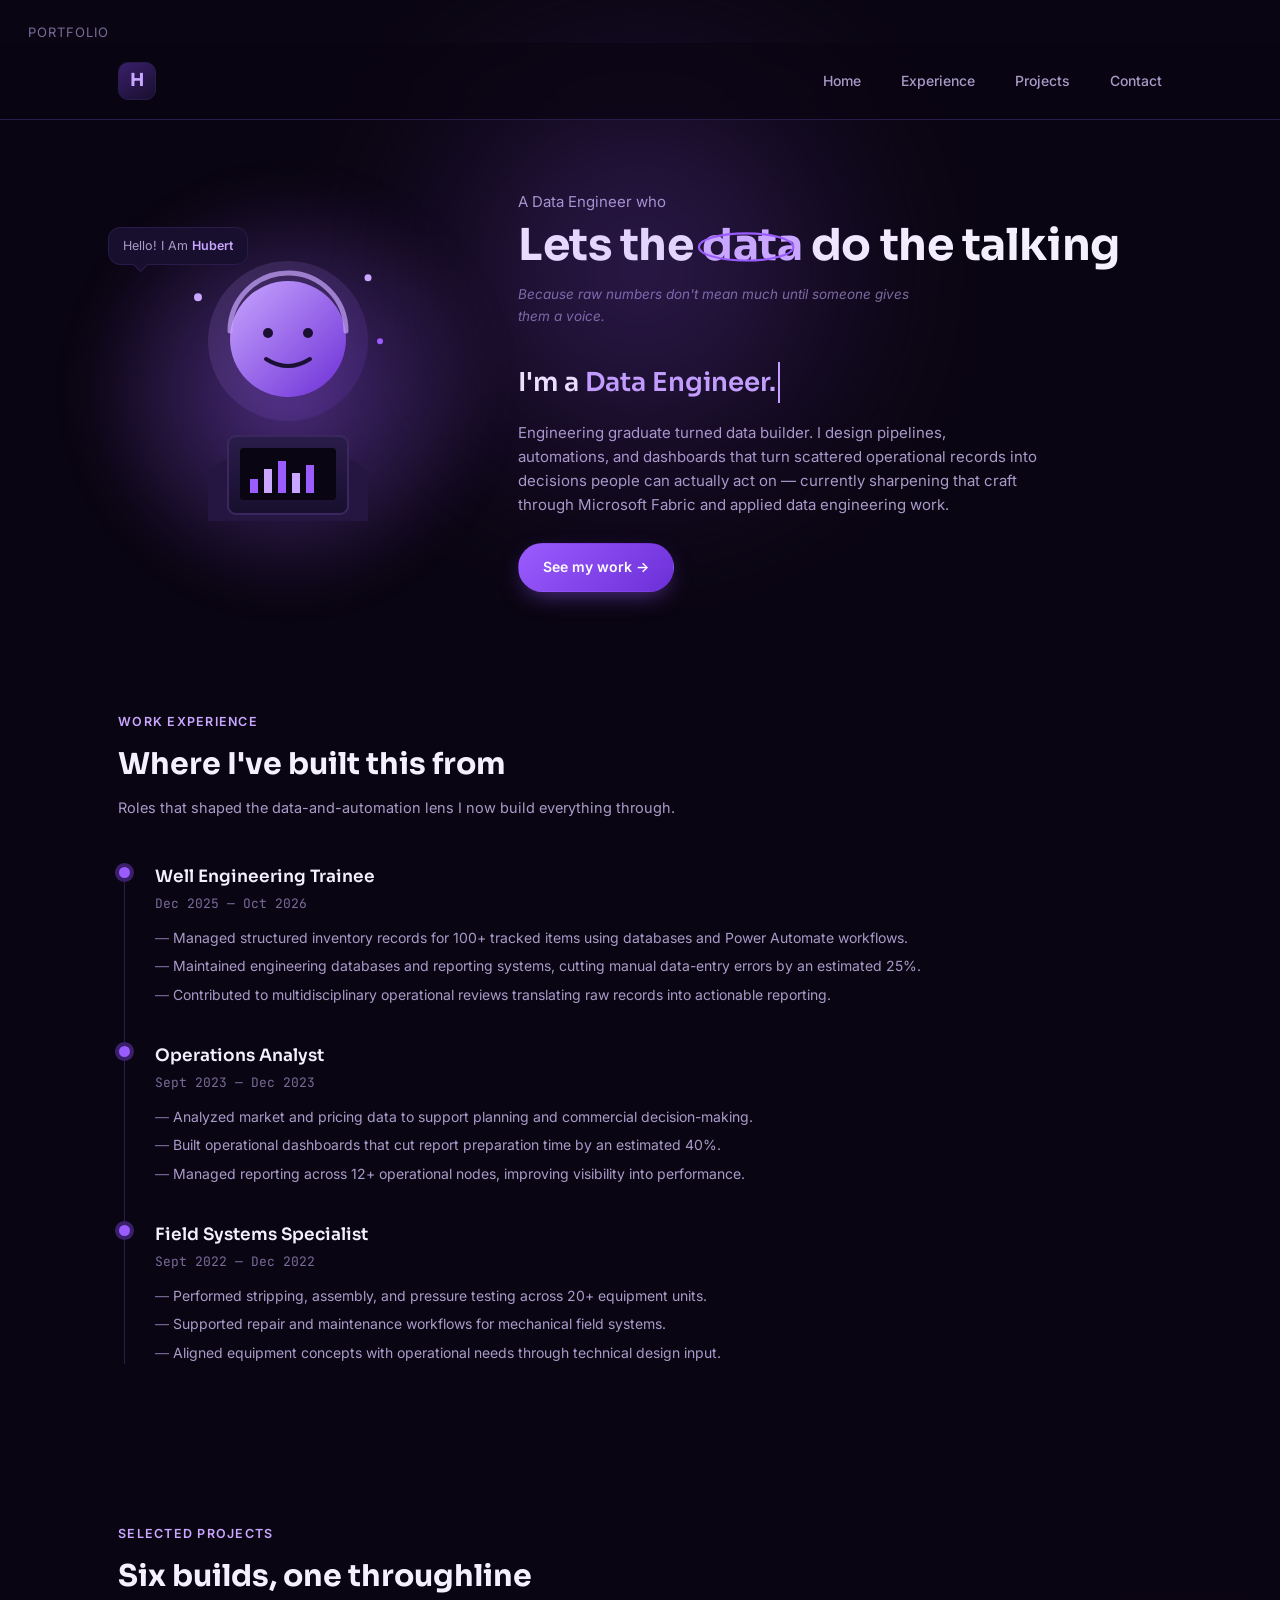
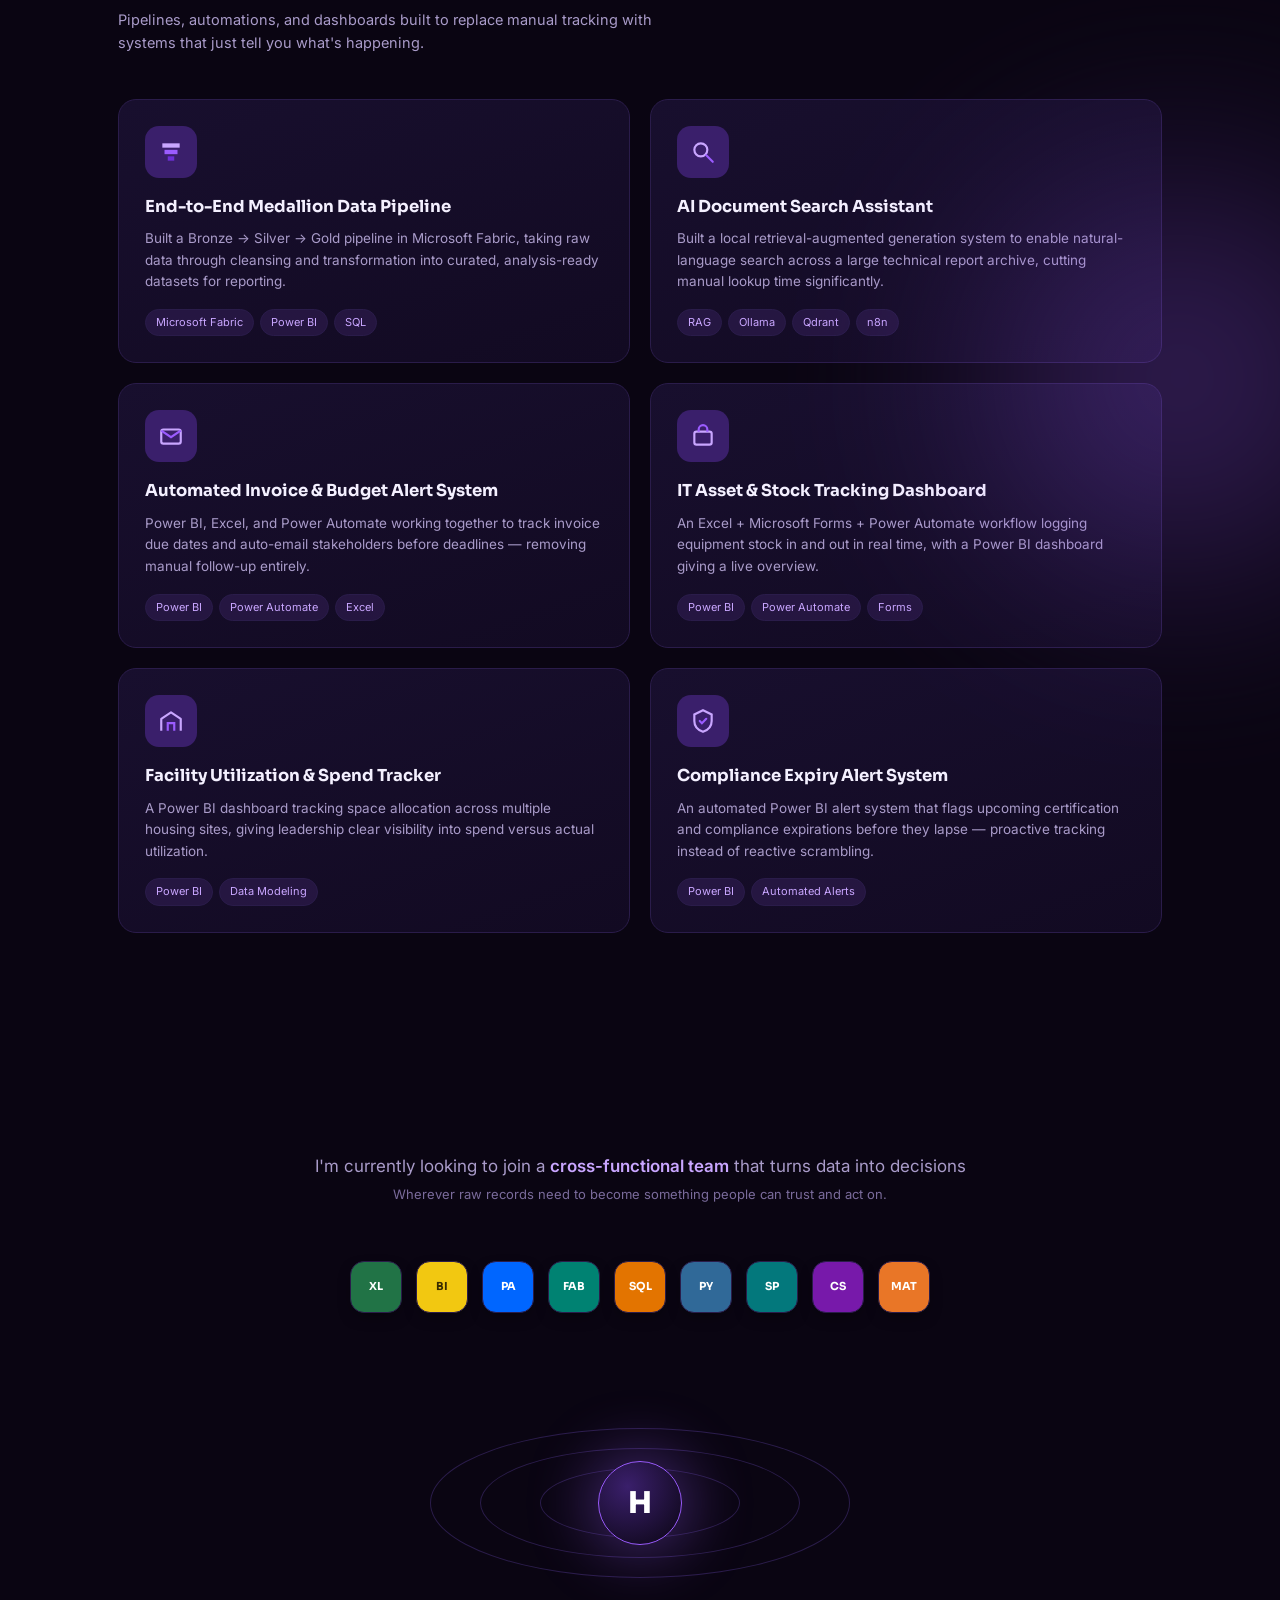
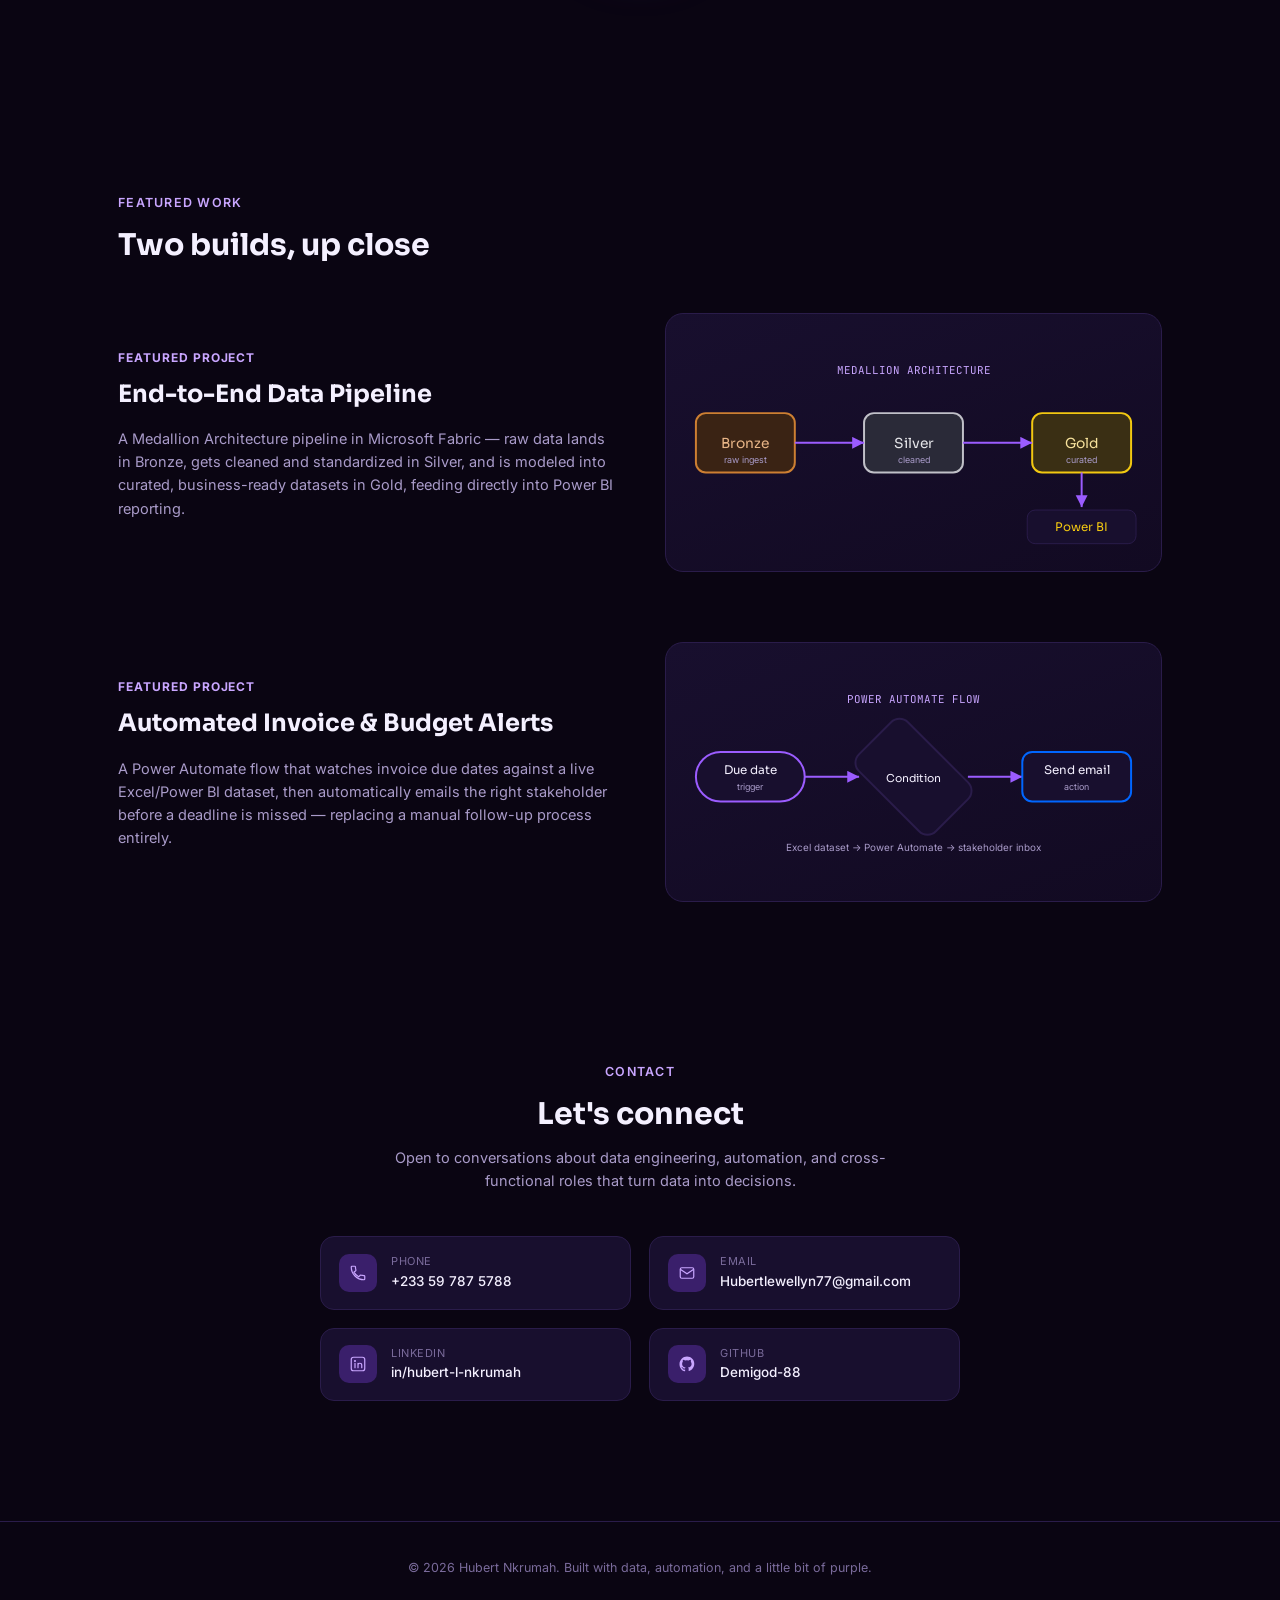
<file: index.html>
<!DOCTYPE html>
<html lang="en">
<head>
<meta charset="UTF-8">
<meta name="viewport" content="width=device-width, initial-scale=1.0">
<title>Hubert Nkrumah — Data Engineer Portfolio</title>
<link rel="preconnect" href="https://fonts.googleapis.com">
<link href="https://fonts.googleapis.com/css2?family=Sora:wght@400;500;600;700;800&family=Inter:wght@400;500;600;700&family=JetBrains+Mono:wght@400;500&display=swap" rel="stylesheet">
<style>
  :root{
    --bg:#0a0512;
    --bg-soft:#120a22;
    --card:#180f2e;
    --card-border:#2a1c4a;
    --accent:#9b5cff;
    --accent-2:#c9a6ff;
    --accent-soft:#3a1f6b;
    --text:#f4f0ff;
    --text-dim:#a99bc9;
    --text-faint:#7a6b9b;
    --radius:18px;
    --maxw:1100px;
  }
  *{margin:0;padding:0;box-sizing:border-box;}
  html{scroll-behavior:smooth;}
  body{
    background:var(--bg);
    color:var(--text);
    font-family:'Inter',sans-serif;
    line-height:1.6;
    overflow-x:hidden;
  }
  h1,h2,h3,h4{font-family:'Sora',sans-serif;}
  a{color:inherit;text-decoration:none;}
  ul{list-style:none;}
  img,svg{display:block;max-width:100%;}
  .wrap{max-width:var(--maxw);margin:0 auto;padding:0 28px;}
  .eyebrow{
    font-size:13px;color:var(--text-faint);
    letter-spacing:.08em;text-transform:uppercase;
    padding:22px 28px 0;
  }

  /* glow backdrops */
  .glow{
    position:absolute;border-radius:50%;
    filter:blur(90px);opacity:.35;pointer-events:none;
    background:radial-gradient(circle,var(--accent) 0%,transparent 70%);
  }

  /* NAV */
  nav{
    position:sticky;top:0;z-index:50;
    background:rgba(10,5,18,.72);
    backdrop-filter:blur(14px);
    border-bottom:1px solid var(--card-border);
  }
  nav .wrap{
    display:flex;align-items:center;justify-content:space-between;
    height:76px;
  }
  .brandmark{
    width:38px;height:38px;border-radius:10px;
    background:linear-gradient(145deg,var(--accent-soft),var(--card));
    border:1px solid var(--card-border);
    display:flex;align-items:center;justify-content:center;
    font-family:'Sora',sans-serif;font-weight:700;font-size:18px;
    color:var(--accent-2);
  }
  .navlinks{display:flex;gap:40px;}
  .navlinks a{
    font-size:14px;font-weight:500;color:var(--text-dim);
    transition:color .2s;
  }
  .navlinks a:hover{color:var(--text);}

  /* HERO */
  .hero{position:relative;padding:70px 0 40px;}
  .hero-inner{
    display:grid;grid-template-columns:340px 1fr;gap:60px;align-items:center;
  }
  .avatar-stage{position:relative;width:340px;height:340px;margin:0 auto;}
  .avatar-glow{position:absolute;inset:-40px;border-radius:50%;
    background:radial-gradient(circle,rgba(155,92,255,.45) 0%,transparent 70%);
    filter:blur(20px);animation:pulse 4s ease-in-out infinite;}
  @keyframes pulse{0%,100%{opacity:.5;transform:scale(1);}50%{opacity:.85;transform:scale(1.06);}}
  .speech-bubble{
    position:absolute;top:6px;left:-10px;z-index:5;
    background:var(--card);border:1px solid var(--card-border);
    padding:8px 14px;border-radius:12px;font-size:12.5px;
    color:var(--text-dim);white-space:nowrap;
  }
  .speech-bubble b{color:var(--accent-2);font-weight:600;}
  .speech-bubble::after{
    content:'';position:absolute;bottom:-6px;left:26px;
    width:10px;height:10px;background:var(--card);
    border-right:1px solid var(--card-border);border-bottom:1px solid var(--card-border);
    transform:rotate(45deg);
  }

  .hero-copy .tagline-eyebrow{
    font-size:15px;color:var(--text-dim);margin-bottom:6px;
  }
  .hero-copy h1{
    font-size:44px;font-weight:700;line-height:1.15;letter-spacing:-.01em;
  }
  .circled{
    position:relative;color:var(--accent-2);white-space:nowrap;
    display:inline-block;
  }
  .circled svg{position:absolute;left:-6%;top:-22%;width:112%;height:150%;pointer-events:none;}
  .hero-sub{
    margin-top:14px;font-size:13.5px;color:var(--text-faint);
    max-width:420px;font-style:italic;
  }
  .role-line{
    margin-top:34px;font-size:26px;font-weight:600;font-family:'Sora',sans-serif;
  }
  #typed{color:var(--accent-2);}
  .cursor{display:inline-block;width:2px;background:var(--accent-2);margin-left:2px;animation:blink 1s step-start infinite;}
  @keyframes blink{50%{opacity:0;}}
  .bio{margin-top:18px;color:var(--text-dim);max-width:520px;font-size:15px;}

  .btn{
    display:inline-flex;align-items:center;gap:8px;
    margin-top:26px;padding:12px 24px;border-radius:999px;
    background:linear-gradient(135deg,var(--accent),#6c2fd6);
    color:#fff;font-weight:600;font-size:14px;
    border:1px solid transparent;transition:transform .2s, box-shadow .2s;
    box-shadow:0 8px 24px -8px rgba(155,92,255,.6);
  }
  .btn:hover{transform:translateY(-2px);}

  section{position:relative;padding:80px 0;}
  .section-head{margin-bottom:44px;}
  .section-head .eyebrow-tag{
    font-size:12.5px;color:var(--accent-2);letter-spacing:.1em;
    text-transform:uppercase;font-weight:600;margin-bottom:8px;
  }
  .section-head h2{font-size:30px;font-weight:700;}
  .section-head p{color:var(--text-dim);margin-top:8px;font-size:14.5px;max-width:560px;}

  /* WORK EXPERIENCE (jobs) */
  .exp-list{display:flex;flex-direction:column;gap:0;border-left:1px solid var(--card-border);margin-left:6px;}
  .exp-item{position:relative;padding:0 0 36px 30px;}
  .exp-item:last-child{padding-bottom:0;}
  .exp-item::before{
    content:'';position:absolute;left:-6px;top:4px;
    width:11px;height:11px;border-radius:50%;
    background:var(--accent);box-shadow:0 0 0 4px var(--accent-soft);
  }
  .exp-role{font-family:'Sora',sans-serif;font-weight:600;font-size:17px;}
  .exp-meta{color:var(--text-faint);font-size:13px;margin:4px 0 12px;font-family:'JetBrains Mono',monospace;}
  .exp-item ul{display:flex;flex-direction:column;gap:6px;}
  .exp-item li{color:var(--text-dim);font-size:14px;padding-left:18px;position:relative;}
  .exp-item li::before{content:'—';position:absolute;left:0;color:var(--text-faint);}

  /* PROJECT CARDS */
  .grid-projects{display:grid;grid-template-columns:repeat(2,1fr);gap:20px;}
  .pcard{
    background:linear-gradient(160deg,var(--card),var(--bg-soft));
    border:1px solid var(--card-border);border-radius:var(--radius);
    padding:26px;transition:transform .25s,border-color .25s;
  }
  .pcard:hover{transform:translateY(-4px);border-color:var(--accent);}
  .picon{
    width:52px;height:52px;border-radius:14px;margin-bottom:16px;
    display:flex;align-items:center;justify-content:center;
    background:var(--accent-soft);
  }
  .pcard h3{font-size:16.5px;margin-bottom:8px;}
  .pcard p{font-size:13.5px;color:var(--text-dim);margin-bottom:16px;}
  .pcard .tags{display:flex;flex-wrap:wrap;gap:6px;}
  .pcard .tags span{
    font-size:11px;padding:4px 10px;border-radius:999px;
    background:rgba(155,92,255,.12);color:var(--accent-2);
    border:1px solid var(--card-border);
  }

  /* looking-for strip */
  .looking{text-align:center;padding:60px 0 20px;}
  .looking p{font-size:17px;color:var(--text-dim);}
  .looking p .hl{color:var(--accent-2);font-weight:600;}
  .looking span.small{display:block;font-size:13px;color:var(--text-faint);margin-top:4px;}

  /* tools row */
  .tools-row{
    display:flex;flex-wrap:wrap;justify-content:center;gap:14px;
    margin:36px 0 60px;
  }
  .tool-badge{
    width:52px;height:52px;border-radius:14px;
    display:flex;align-items:center;justify-content:center;
    font-size:11px;font-weight:700;font-family:'Sora',sans-serif;
    color:#fff;border:1px solid var(--card-border);
    box-shadow:0 6px 16px -6px rgba(0,0,0,.6);
  }

  /* orbit / logo mark */
  .orbit-stage{position:relative;width:100%;max-width:420px;height:260px;margin:0 auto;}
  .orbit-ring{
    position:absolute;border:1px solid var(--card-border);border-radius:50%;
    left:50%;top:50%;transform:translate(-50%,-50%);
  }
  .r1{width:200px;height:70px;}
  .r2{width:320px;height:110px;}
  .r3{width:420px;height:150px;}
  .orbit-core{
    position:absolute;left:50%;top:50%;transform:translate(-50%,-50%);
    width:84px;height:84px;border-radius:50%;
    background:radial-gradient(circle at 35% 30%,var(--accent-soft),var(--bg));
    border:1px solid var(--accent);
    display:flex;align-items:center;justify-content:center;
    box-shadow:0 0 60px 10px rgba(155,92,255,.35);
  }
  .orbit-core span{font-family:'Sora',sans-serif;font-weight:800;font-size:30px;color:#fff;}

  /* FEATURED PROJECTS */
  .featured{display:flex;flex-direction:column;gap:70px;}
  .feat-row{display:grid;grid-template-columns:1fr 1fr;gap:50px;align-items:center;}
  .feat-row.reverse .feat-visual{order:2;}
  .feat-row.reverse .feat-text{order:1;}
  .feat-tag{font-size:12px;color:var(--accent-2);letter-spacing:.08em;text-transform:uppercase;font-weight:700;}
  .feat-text h3{font-size:24px;margin:8px 0 14px;}
  .feat-text p{color:var(--text-dim);font-size:14.5px;margin-bottom:18px;}
  .feat-visual{
    background:linear-gradient(160deg,var(--card),var(--bg-soft));
    border:1px solid var(--card-border);border-radius:var(--radius);
    padding:20px;
  }

  /* CONTACT */
  .contact-grid{display:grid;grid-template-columns:1fr 1fr;gap:18px;max-width:640px;margin:36px auto 0;}
  .contact-card{
    display:flex;align-items:center;gap:14px;
    background:var(--card);border:1px solid var(--card-border);
    border-radius:14px;padding:16px 18px;transition:border-color .2s,transform .2s;
  }
  .contact-card:hover{border-color:var(--accent);transform:translateY(-2px);}
  .contact-ic{
    width:38px;height:38px;border-radius:10px;background:var(--accent-soft);
    display:flex;align-items:center;justify-content:center;flex-shrink:0;
  }
  .contact-label{font-size:11px;color:var(--text-faint);text-transform:uppercase;letter-spacing:.05em;}
  .contact-value{font-size:13.5px;font-weight:500;word-break:break-word;}

  footer{
    text-align:center;padding:36px 0;color:var(--text-faint);
    font-size:12.5px;border-top:1px solid var(--card-border);margin-top:40px;
  }

  @media(max-width:860px){
    .hero-inner{grid-template-columns:1fr;text-align:center;}
    .hero-copy .bio, .hero-sub{margin-left:auto;margin-right:auto;}
    .grid-projects{grid-template-columns:1fr;}
    .feat-row, .feat-row.reverse{grid-template-columns:1fr;}
    .feat-row.reverse .feat-visual{order:1;}
    .feat-row.reverse .feat-text{order:2;}
    .contact-grid{grid-template-columns:1fr;}
    .navlinks{gap:20px;}
    .hero-copy h1{font-size:32px;}
  }
</style>
</head>
<body>

<div class="eyebrow">Portfolio</div>

<nav>
  <div class="wrap">
    <div class="brandmark">H</div>
    <ul class="navlinks">
      <li><a href="#home">Home</a></li>
      <li><a href="#experience">Experience</a></li>
      <li><a href="#projects">Projects</a></li>
      <li><a href="#contact">Contact</a></li>
    </ul>
  </div>
</nav>

<!-- HERO -->
<header class="hero" id="home">
  <div class="glow" style="width:500px;height:500px;top:-100px;left:50%;transform:translateX(-50%);"></div>
  <div class="wrap hero-inner">
    <div class="avatar-stage">
      <div class="avatar-glow"></div>
      <div class="speech-bubble">Hello! I Am <b>Hubert</b></div>
      <svg viewBox="0 0 340 340" width="340" height="340" style="position:relative;z-index:2;">
        <defs>
          <linearGradient id="gHead" x1="0" y1="0" x2="1" y2="1">
            <stop offset="0%" stop-color="#c9a6ff"/>
            <stop offset="100%" stop-color="#6c2fd6"/>
          </linearGradient>
          <linearGradient id="gLap" x1="0" y1="0" x2="0" y2="1">
            <stop offset="0%" stop-color="#2a1c4a"/>
            <stop offset="100%" stop-color="#180f2e"/>
          </linearGradient>
        </defs>
        <!-- data-node halo -->
        <circle cx="170" cy="120" r="80" fill="url(#gHead)" opacity="0.15"/>
        <!-- head -->
        <circle cx="170" cy="118" r="58" fill="url(#gHead)"/>
        <!-- simple facial marks -->
        <circle cx="150" cy="112" r="5" fill="#1b0f33"/>
        <circle cx="190" cy="112" r="5" fill="#1b0f33"/>
        <path d="M148 138 Q170 152 192 138" stroke="#1b0f33" stroke-width="4" fill="none" stroke-linecap="round"/>
        <!-- headphone / focus arc -->
        <path d="M112 110 A58 58 0 0 1 228 110" stroke="#c9a6ff" stroke-width="5" fill="none" stroke-linecap="round" opacity="0.7"/>
        <!-- shoulders -->
        <path d="M90 250 Q170 190 250 250 L250 300 L90 300 Z" fill="#241640"/>
        <!-- laptop -->
        <rect x="110" y="215" width="120" height="78" rx="8" fill="url(#gLap)" stroke="#3a2760" stroke-width="2"/>
        <rect x="122" y="227" width="96" height="52" rx="4" fill="#0a0512"/>
        <!-- bar chart on screen -->
        <rect x="132" y="258" width="8" height="14" fill="#9b5cff"/>
        <rect x="146" y="248" width="8" height="24" fill="#c9a6ff"/>
        <rect x="160" y="240" width="8" height="32" fill="#9b5cff"/>
        <rect x="174" y="252" width="8" height="20" fill="#c9a6ff"/>
        <rect x="188" y="244" width="8" height="28" fill="#9b5cff"/>
        <!-- data particles floating -->
        <circle cx="80" cy="90" r="4" fill="#c9a6ff"><animate attributeName="cy" values="90;70;90" dur="3s" repeatCount="indefinite"/></circle>
        <circle cx="262" cy="140" r="3" fill="#9b5cff"><animate attributeName="cy" values="140;120;140" dur="4s" repeatCount="indefinite"/></circle>
        <circle cx="250" cy="70" r="3.5" fill="#c9a6ff"><animate attributeName="cy" values="70;55;70" dur="3.5s" repeatCount="indefinite"/></circle>
      </svg>
    </div>

    <div class="hero-copy">
      <div class="tagline-eyebrow">A Data Engineer who</div>
      <h1>Lets the <span class="circled">data
        <svg viewBox="0 0 140 46"><ellipse cx="70" cy="23" rx="66" ry="19" fill="none" stroke="#9b5cff" stroke-width="3"/></svg>
      </span> do the talking</h1>
      <p class="hero-sub">Because raw numbers don't mean much until someone gives them a voice.</p>

      <div class="role-line">I'm a <span id="typed"></span><span class="cursor">&nbsp;</span></div>

      <p class="bio">Engineering graduate turned data builder. I design pipelines, automations, and dashboards that turn scattered operational records into decisions people can actually act on — currently sharpening that craft through Microsoft Fabric and applied data engineering work.</p>

      <a href="#projects" class="btn">See my work →</a>
    </div>
  </div>
</header>

<!-- EXPERIENCE -->
<section id="experience">
  <div class="wrap">
    <div class="section-head">
      <div class="eyebrow-tag">Work Experience</div>
      <h2>Where I've built this from</h2>
      <p>Roles that shaped the data-and-automation lens I now build everything through.</p>
    </div>
    <div class="exp-list">
      <div class="exp-item">
        <div class="exp-role">Well Engineering Trainee</div>
        <div class="exp-meta">Dec 2025 — Oct 2026</div>
        <ul>
          <li>Managed structured inventory records for 100+ tracked items using databases and Power Automate workflows.</li>
          <li>Maintained engineering databases and reporting systems, cutting manual data-entry errors by an estimated 25%.</li>
          <li>Contributed to multidisciplinary operational reviews translating raw records into actionable reporting.</li>
        </ul>
      </div>
      <div class="exp-item">
        <div class="exp-role">Operations Analyst</div>
        <div class="exp-meta">Sept 2023 — Dec 2023</div>
        <ul>
          <li>Analyzed market and pricing data to support planning and commercial decision-making.</li>
          <li>Built operational dashboards that cut report preparation time by an estimated 40%.</li>
          <li>Managed reporting across 12+ operational nodes, improving visibility into performance.</li>
        </ul>
      </div>
      <div class="exp-item">
        <div class="exp-role">Field Systems Specialist</div>
        <div class="exp-meta">Sept 2022 — Dec 2022</div>
        <ul>
          <li>Performed stripping, assembly, and pressure testing across 20+ equipment units.</li>
          <li>Supported repair and maintenance workflows for mechanical field systems.</li>
          <li>Aligned equipment concepts with operational needs through technical design input.</li>
        </ul>
      </div>
    </div>
  </div>
</section>

<!-- PROJECTS -->
<section id="projects">
  <div class="glow" style="width:600px;height:600px;top:20%;right:-200px;"></div>
  <div class="wrap">
    <div class="section-head">
      <div class="eyebrow-tag">Selected Projects</div>
      <h2>Six builds, one throughline</h2>
      <p>Pipelines, automations, and dashboards built to replace manual tracking with systems that just tell you what's happening.</p>
    </div>

    <div class="grid-projects">

      <div class="pcard">
        <div class="picon">
          <svg width="26" height="26" viewBox="0 0 24 24" fill="none"><path d="M4 4h16v4H4z" fill="#c9a6ff"/><path d="M6 10h12v4H6z" fill="#9b5cff"/><path d="M9 16h6v4H9z" fill="#6c2fd6"/></svg>
        </div>
        <h3>End-to-End Medallion Data Pipeline</h3>
        <p>Built a Bronze → Silver → Gold pipeline in Microsoft Fabric, taking raw data through cleansing and transformation into curated, analysis-ready datasets for reporting.</p>
        <div class="tags"><span>Microsoft Fabric</span><span>Power BI</span><span>SQL</span></div>
      </div>

      <div class="pcard">
        <div class="picon">
          <svg width="26" height="26" viewBox="0 0 24 24" fill="none"><circle cx="10" cy="10" r="6" stroke="#c9a6ff" stroke-width="2"/><path d="M15 15l6 6" stroke="#9b5cff" stroke-width="2" stroke-linecap="round"/></svg>
        </div>
        <h3>AI Document Search Assistant</h3>
        <p>Built a local retrieval-augmented generation system to enable natural-language search across a large technical report archive, cutting manual lookup time significantly.</p>
        <div class="tags"><span>RAG</span><span>Ollama</span><span>Qdrant</span><span>n8n</span></div>
      </div>

      <div class="pcard">
        <div class="picon">
          <svg width="26" height="26" viewBox="0 0 24 24" fill="none"><rect x="3" y="6" width="18" height="13" rx="2" stroke="#c9a6ff" stroke-width="2"/><path d="M3 7l9 6 9-6" stroke="#9b5cff" stroke-width="2"/></svg>
        </div>
        <h3>Automated Invoice &amp; Budget Alert System</h3>
        <p>Power BI, Excel, and Power Automate working together to track invoice due dates and auto-email stakeholders before deadlines — removing manual follow-up entirely.</p>
        <div class="tags"><span>Power BI</span><span>Power Automate</span><span>Excel</span></div>
      </div>

      <div class="pcard">
        <div class="picon">
          <svg width="26" height="26" viewBox="0 0 24 24" fill="none"><rect x="4" y="8" width="16" height="12" rx="2" stroke="#c9a6ff" stroke-width="2"/><path d="M8 8V6a4 4 0 018 0v2" stroke="#9b5cff" stroke-width="2"/></svg>
        </div>
        <h3>IT Asset &amp; Stock Tracking Dashboard</h3>
        <p>An Excel + Microsoft Forms + Power Automate workflow logging equipment stock in and out in real time, with a Power BI dashboard giving a live overview.</p>
        <div class="tags"><span>Power BI</span><span>Power Automate</span><span>Forms</span></div>
      </div>

      <div class="pcard">
        <div class="picon">
          <svg width="26" height="26" viewBox="0 0 24 24" fill="none"><path d="M3 21V10l9-6 9 6v11" stroke="#c9a6ff" stroke-width="2" stroke-linejoin="round"/><path d="M9 21v-7h6v7" stroke="#9b5cff" stroke-width="2"/></svg>
        </div>
        <h3>Facility Utilization &amp; Spend Tracker</h3>
        <p>A Power BI dashboard tracking space allocation across multiple housing sites, giving leadership clear visibility into spend versus actual utilization.</p>
        <div class="tags"><span>Power BI</span><span>Data Modeling</span></div>
      </div>

      <div class="pcard">
        <div class="picon">
          <svg width="26" height="26" viewBox="0 0 24 24" fill="none"><path d="M12 2l8 4v6c0 5-3.4 8.4-8 10-4.6-1.6-8-5-8-10V6l8-4z" stroke="#c9a6ff" stroke-width="2"/><path d="M9 12l2 2 4-4" stroke="#9b5cff" stroke-width="2" stroke-linecap="round"/></svg>
        </div>
        <h3>Compliance Expiry Alert System</h3>
        <p>An automated Power BI alert system that flags upcoming certification and compliance expirations before they lapse — proactive tracking instead of reactive scrambling.</p>
        <div class="tags"><span>Power BI</span><span>Automated Alerts</span></div>
      </div>

    </div>
  </div>
</section>

<!-- LOOKING FOR + TOOLS + ORBIT -->
<section>
  <div class="wrap">
    <div class="looking">
      <p>I'm currently looking to join a <span class="hl">cross-functional team</span> that turns data into decisions</p>
      <span class="small">Wherever raw records need to become something people can trust and act on.</span>
    </div>

    <div class="tools-row">
      <div class="tool-badge" style="background:#217346;">XL</div>
      <div class="tool-badge" style="background:#f2c811;color:#3a2c00;">BI</div>
      <div class="tool-badge" style="background:#0066ff;">PA</div>
      <div class="tool-badge" style="background:#008272;">FAB</div>
      <div class="tool-badge" style="background:#e37400;">SQL</div>
      <div class="tool-badge" style="background:#306998;">PY</div>
      <div class="tool-badge" style="background:#03787c;">SP</div>
      <div class="tool-badge" style="background:#7719aa;">CS</div>
      <div class="tool-badge" style="background:#e97627;">MAT</div>
    </div>

    <div class="orbit-stage">
      <div class="orbit-ring r3"></div>
      <div class="orbit-ring r2"></div>
      <div class="orbit-ring r1"></div>
      <div class="orbit-core"><span>H</span></div>
    </div>
  </div>
</section>

<!-- FEATURED PROJECTS -->
<section>
  <div class="wrap">
    <div class="section-head">
      <div class="eyebrow-tag">Featured Work</div>
      <h2>Two builds, up close</h2>
    </div>

    <div class="featured">

      <div class="feat-row">
        <div class="feat-text">
          <div class="feat-tag">Featured Project</div>
          <h3>End-to-End Data Pipeline</h3>
          <p>A Medallion Architecture pipeline in Microsoft Fabric — raw data lands in Bronze, gets cleaned and standardized in Silver, and is modeled into curated, business-ready datasets in Gold, feeding directly into Power BI reporting.</p>
        </div>
        <div class="feat-visual">
          <svg viewBox="0 0 460 220" width="100%">
            <rect x="10" y="80" width="100" height="60" rx="10" fill="#3a2314" stroke="#cd7f32" stroke-width="2"/>
            <text x="60" y="115" fill="#e8b587" font-size="14" font-family="Sora,sans-serif" text-anchor="middle">Bronze</text>
            <text x="60" y="130" fill="#a99bc9" font-size="9" text-anchor="middle">raw ingest</text>

            <rect x="180" y="80" width="100" height="60" rx="10" fill="#2a2a38" stroke="#c0c0c8" stroke-width="2"/>
            <text x="230" y="115" fill="#e6e6ea" font-size="14" font-family="Sora,sans-serif" text-anchor="middle">Silver</text>
            <text x="230" y="130" fill="#a99bc9" font-size="9" text-anchor="middle">cleaned</text>

            <rect x="350" y="80" width="100" height="60" rx="10" fill="#3a2f14" stroke="#f2c811" stroke-width="2"/>
            <text x="400" y="115" fill="#f7e29c" font-size="14" font-family="Sora,sans-serif" text-anchor="middle">Gold</text>
            <text x="400" y="130" fill="#a99bc9" font-size="9" text-anchor="middle">curated</text>

            <path d="M110 110 L180 110" stroke="#9b5cff" stroke-width="2" marker-end="url(#arrow)"/>
            <path d="M280 110 L350 110" stroke="#9b5cff" stroke-width="2" marker-end="url(#arrow)"/>
            <defs>
              <marker id="arrow" markerWidth="8" markerHeight="8" refX="6" refY="3" orient="auto">
                <path d="M0,0 L6,3 L0,6 Z" fill="#9b5cff"/>
              </marker>
            </defs>
            <text x="230" y="40" fill="#c9a6ff" font-size="11" text-anchor="middle" font-family="JetBrains Mono, monospace">MEDALLION ARCHITECTURE</text>
            <path d="M400 140 L400 175" stroke="#9b5cff" stroke-width="2" marker-end="url(#arrow)"/>
            <rect x="345" y="178" width="110" height="34" rx="8" fill="#180f2e" stroke="#2a1c4a"/>
            <text x="400" y="199" fill="#f2c811" font-size="12" text-anchor="middle" font-family="Sora,sans-serif">Power BI</text>
          </svg>
        </div>
      </div>

      <div class="feat-row reverse">
        <div class="feat-text">
          <div class="feat-tag">Featured Project</div>
          <h3>Automated Invoice &amp; Budget Alerts</h3>
          <p>A Power Automate flow that watches invoice due dates against a live Excel/Power BI dataset, then automatically emails the right stakeholder before a deadline is missed — replacing a manual follow-up process entirely.</p>
        </div>
        <div class="feat-visual">
          <svg viewBox="0 0 460 220" width="100%">
            <rect x="10" y="90" width="110" height="50" rx="25" fill="#180f2e" stroke="#9b5cff" stroke-width="2"/>
            <text x="65" y="112" fill="#f4f0ff" font-size="12" text-anchor="middle" font-family="Sora,sans-serif">Due date</text>
            <text x="65" y="128" fill="#a99bc9" font-size="9" text-anchor="middle">trigger</text>

            <path d="M120 115 L175 115" stroke="#9b5cff" stroke-width="2" marker-end="url(#arrow2)"/>
            <path d="M115 90 L155 90 145 60" stroke="#a99bc9" stroke-width="1.5" fill="none" opacity="0"/>

            <rect x="175" y="80" width="110" height="70" rx="12" fill="#180f2e" stroke="#2a1c4a" stroke-width="2" transform="rotate(45 230 115)"/>
            <text x="230" y="120" fill="#f4f0ff" font-size="11" text-anchor="middle" font-family="Sora,sans-serif">Condition</text>

            <path d="M285 115 L340 115" stroke="#9b5cff" stroke-width="2" marker-end="url(#arrow2)"/>

            <rect x="340" y="90" width="110" height="50" rx="10" fill="#180f2e" stroke="#0066ff" stroke-width="2"/>
            <text x="395" y="112" fill="#f4f0ff" font-size="12" text-anchor="middle" font-family="Sora,sans-serif">Send email</text>
            <text x="395" y="128" fill="#a99bc9" font-size="9" text-anchor="middle">action</text>

            <defs>
              <marker id="arrow2" markerWidth="8" markerHeight="8" refX="6" refY="3" orient="auto">
                <path d="M0,0 L6,3 L0,6 Z" fill="#9b5cff"/>
              </marker>
            </defs>
            <text x="230" y="40" fill="#c9a6ff" font-size="11" text-anchor="middle" font-family="JetBrains Mono, monospace">POWER AUTOMATE FLOW</text>
            <text x="230" y="190" fill="#a99bc9" font-size="10" text-anchor="middle">Excel dataset → Power Automate → stakeholder inbox</text>
          </svg>
        </div>
      </div>

    </div>
  </div>
</section>

<!-- CONTACT -->
<section id="contact">
  <div class="wrap">
    <div class="section-head" style="text-align:center;">
      <div class="eyebrow-tag">Contact</div>
      <h2>Let's connect</h2>
      <p style="margin-left:auto;margin-right:auto;">Open to conversations about data engineering, automation, and cross-functional roles that turn data into decisions.</p>
    </div>

    <div class="contact-grid">
      <a class="contact-card" href="tel:+233597875788">
        <div class="contact-ic"><svg width="18" height="18" viewBox="0 0 24 24" fill="none"><path d="M6.6 10.8c1.4 2.7 3.6 4.9 6.3 6.3l2.1-2.1c.3-.3.7-.4 1.1-.2 1.2.4 2.5.6 3.9.6.6 0 1 .4 1 1V20c0 .6-.4 1-1 1C10.6 21 3 13.4 3 4c0-.6.4-1 1-1h3.6c.6 0 1 .4 1 1 0 1.4.2 2.7.6 3.9.1.4 0 .8-.2 1.1L6.6 10.8z" stroke="#c9a6ff" stroke-width="1.6"/></svg></div>
        <div><div class="contact-label">Phone</div><div class="contact-value">+233 59 787 5788</div></div>
      </a>
      <a class="contact-card" href="mailto:Hubertlewellyn77@gmail.com">
        <div class="contact-ic"><svg width="18" height="18" viewBox="0 0 24 24" fill="none"><rect x="3" y="5" width="18" height="14" rx="2" stroke="#c9a6ff" stroke-width="1.6"/><path d="M3 7l9 6 9-6" stroke="#c9a6ff" stroke-width="1.6"/></svg></div>
        <div><div class="contact-label">Email</div><div class="contact-value">Hubertlewellyn77@gmail.com</div></div>
      </a>
      <a class="contact-card" href="https://www.linkedin.com/in/hubert-l-nkrumah" target="_blank" rel="noopener">
        <div class="contact-ic"><svg width="18" height="18" viewBox="0 0 24 24" fill="none"><rect x="3" y="3" width="18" height="18" rx="3" stroke="#c9a6ff" stroke-width="1.6"/><circle cx="8" cy="8" r="1.4" fill="#c9a6ff"/><path d="M8 11v6M12 11v6M12 13.5c0-1.4 1-2.5 2.3-2.5S17 12 17 13.5V17" stroke="#c9a6ff" stroke-width="1.6" stroke-linecap="round"/></svg></div>
        <div><div class="contact-label">LinkedIn</div><div class="contact-value">in/hubert-l-nkrumah</div></div>
      </a>
      <a class="contact-card" href="https://github.com/Demigod-88" target="_blank" rel="noopener">
        <div class="contact-ic"><svg width="18" height="18" viewBox="0 0 24 24" fill="none"><path d="M12 2C6.5 2 2 6.6 2 12.2c0 4.5 2.9 8.3 6.8 9.6.5.1.7-.2.7-.5v-1.9c-2.8.6-3.4-1.3-3.4-1.3-.5-1.1-1.1-1.5-1.1-1.5-.9-.6.1-.6.1-.6 1 .1 1.5 1 1.5 1 .9 1.5 2.3 1.1 2.9.8.1-.6.3-1.1.6-1.3-2.2-.3-4.6-1.1-4.6-4.9 0-1.1.4-1.9 1-2.6-.1-.3-.4-1.3.1-2.6 0 0 .8-.3 2.7 1a9.4 9.4 0 015 0c1.9-1.3 2.7-1 2.7-1 .5 1.3.2 2.3.1 2.6.6.7 1 1.6 1 2.6 0 3.8-2.3 4.6-4.6 4.9.4.3.7.9.7 1.8v2.6c0 .3.2.6.7.5 3.9-1.3 6.8-5.1 6.8-9.6C22 6.6 17.5 2 12 2z" fill="#c9a6ff"/></svg></div>
        <div><div class="contact-label">GitHub</div><div class="contact-value">Demigod-88</div></div>
      </a>
    </div>
  </div>
</section>

<footer>
  © 2026 Hubert Nkrumah. Built with data, automation, and a little bit of purple.
</footer>

<script>
  const roles = ["Data Engineer.", "Automation Builder.", "Insights Architect.", "Pipeline Designer."];
  const el = document.getElementById('typed');
  let ri = 0, ci = 0, deleting = false;

  function tick(){
    const word = roles[ri];
    if(!deleting){
      ci++;
      el.textContent = word.slice(0, ci);
      if(ci === word.length){
        deleting = true;
        setTimeout(tick, 1400);
        return;
      }
    } else {
      ci--;
      el.textContent = word.slice(0, ci);
      if(ci === 0){
        deleting = false;
        ri = (ri + 1) % roles.length;
      }
    }
    setTimeout(tick, deleting ? 45 : 70);
  }
  tick();
</script>

</body>
</html>
</file>
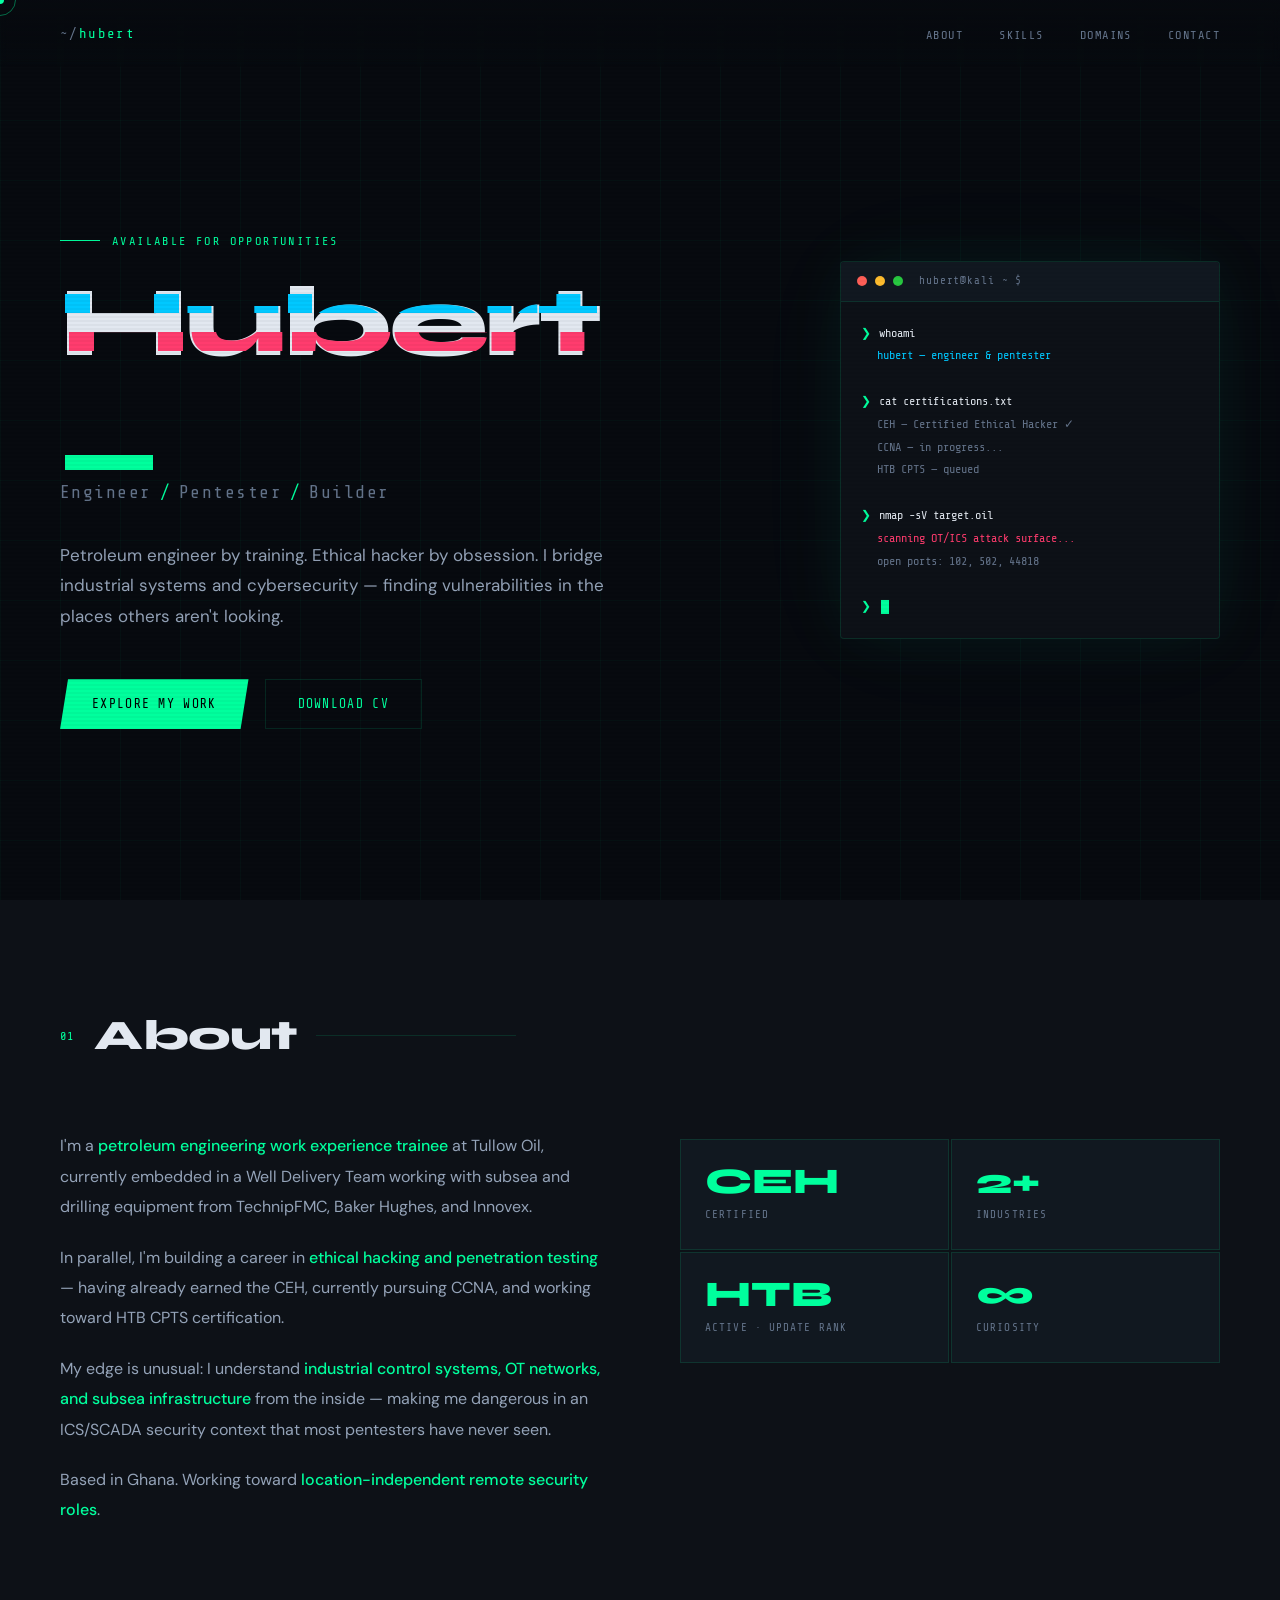
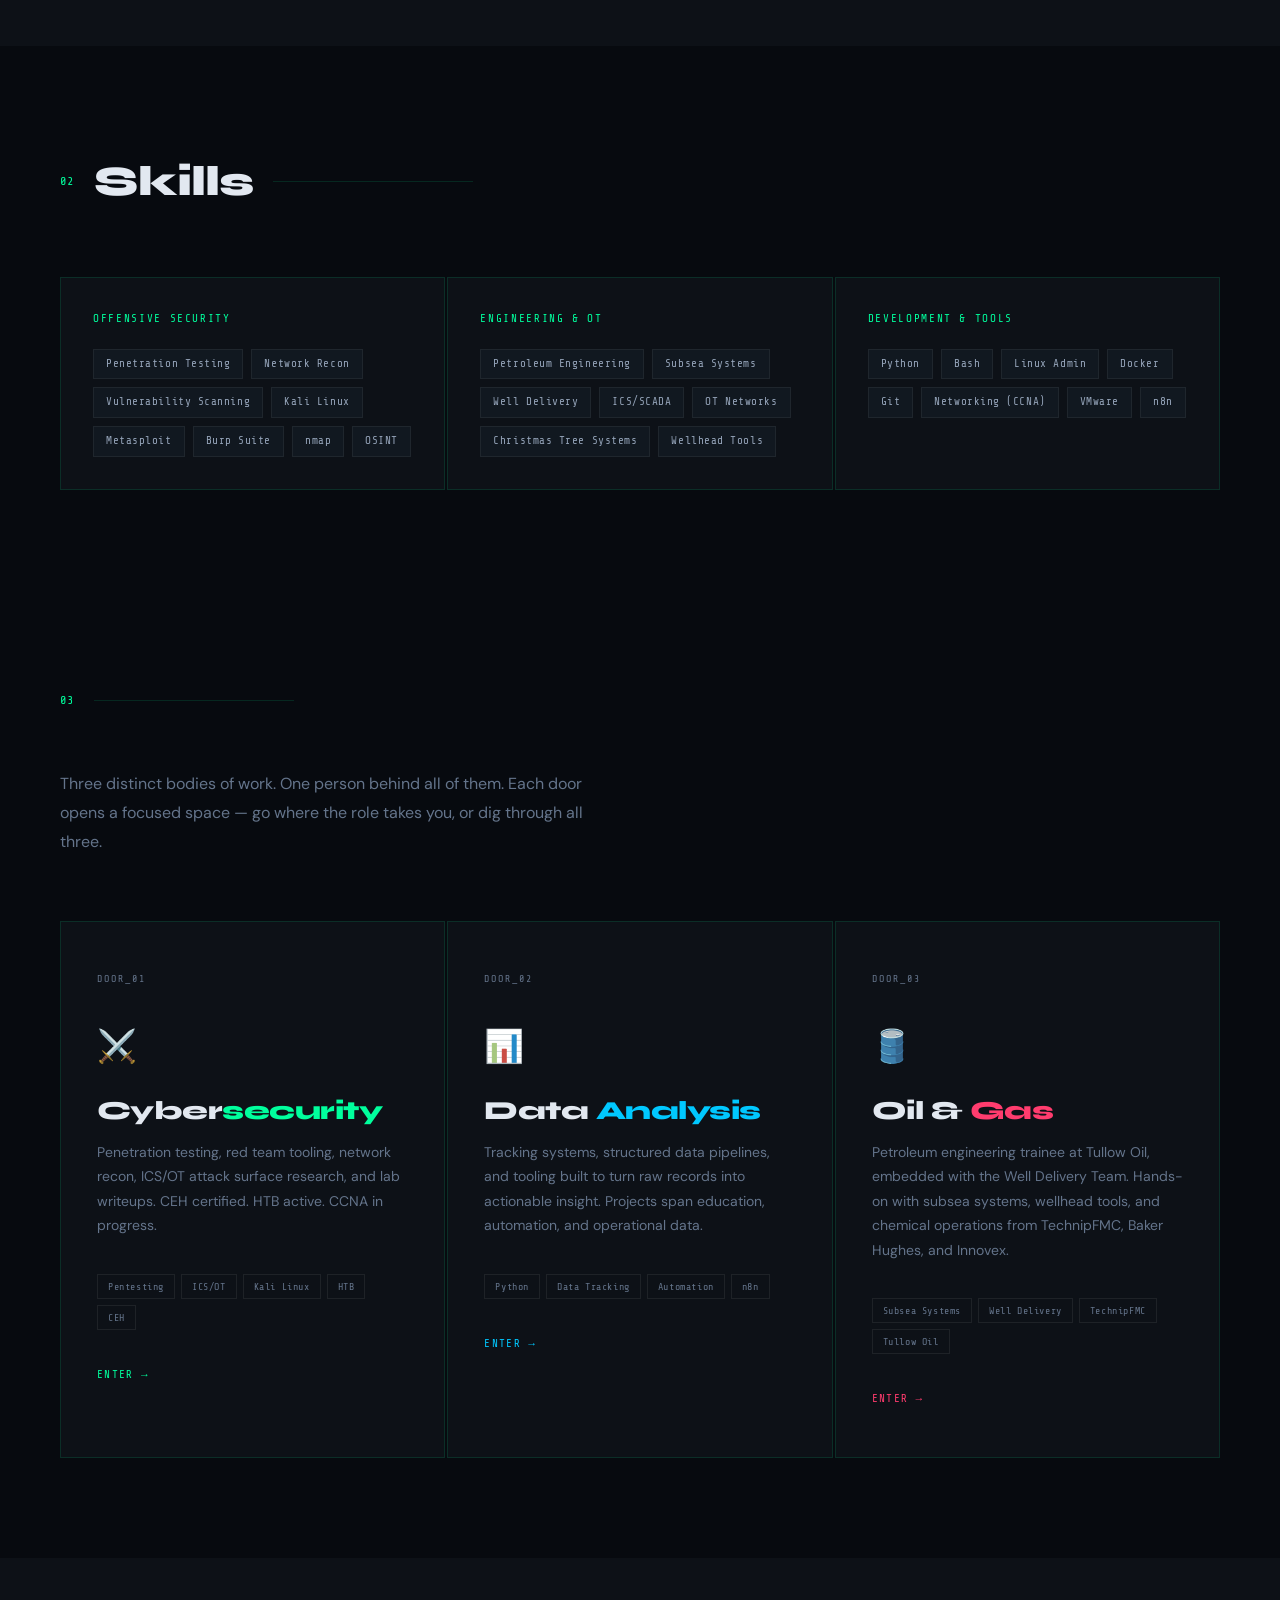
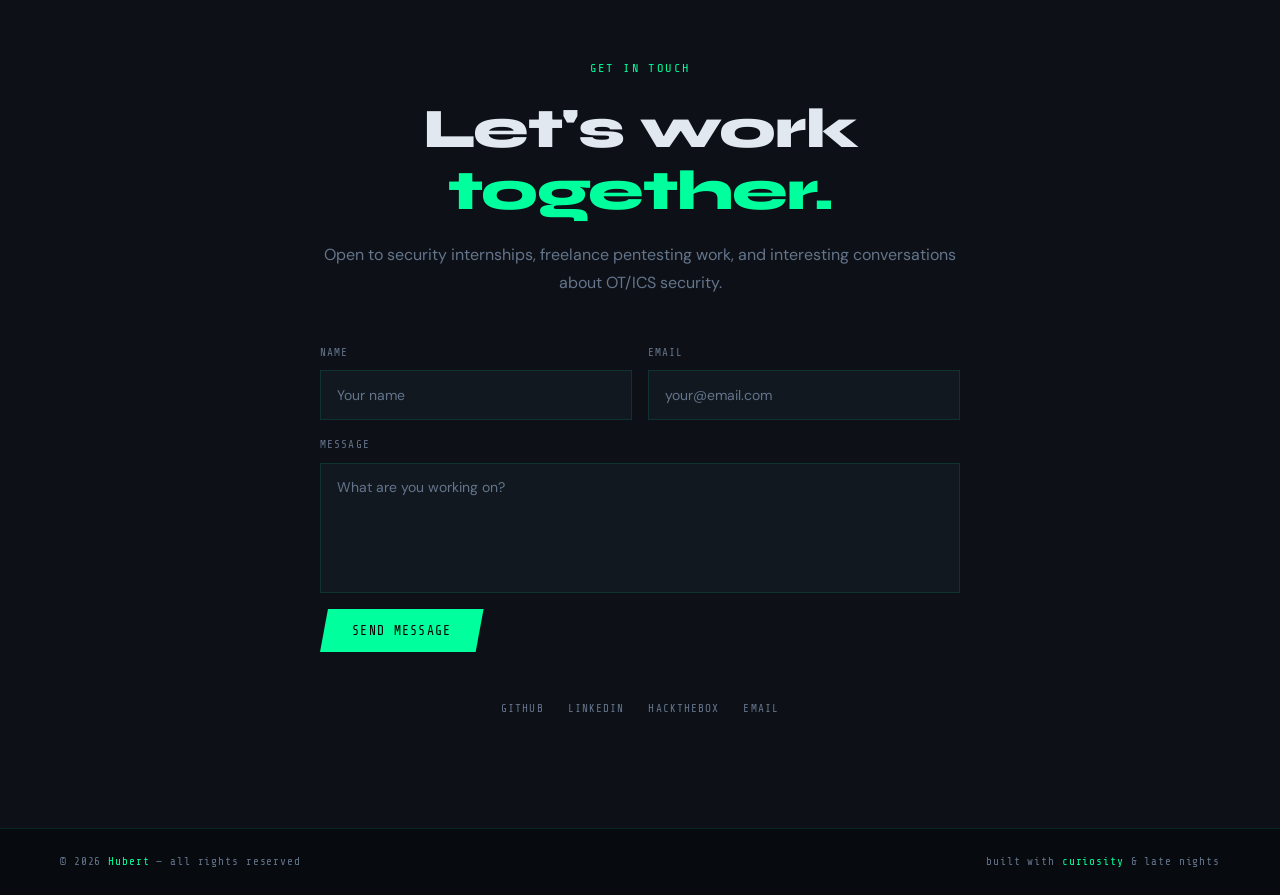
<file: index_2.html>
<!DOCTYPE html>
<html lang="en">
<head>
<meta charset="UTF-8">
<meta name="viewport" content="width=device-width, initial-scale=1.0">
<title>Hubert — Engineer | Pentester | Builder</title>
<link href="https://fonts.googleapis.com/css2?family=Share+Tech+Mono&family=Syne:wght@400;700;800&family=DM+Sans:wght@300;400;500&display=swap" rel="stylesheet">
<style>
:root {
  --bg: #070a0f;
  --bg2: #0d1117;
  --bg3: #111820;
  --accent: #00ff9d;
  --accent2: #00c8ff;
  --accent3: #ff3c6e;
  --text: #e2e8f0;
  --muted: #64748b;
  --border: rgba(0,255,157,0.12);
  --mono: 'Share Tech Mono', monospace;
  --display: 'Syne', sans-serif;
  --body: 'DM Sans', sans-serif;
}

*, *::before, *::after { box-sizing: border-box; margin: 0; padding: 0; }

html { scroll-behavior: smooth; }

body {
  background: var(--bg);
  color: var(--text);
  font-family: var(--body);
  font-size: 16px;
  line-height: 1.7;
  overflow-x: hidden;
  cursor: none;
}

/* Custom cursor */
#cursor {
  width: 8px; height: 8px;
  background: var(--accent);
  border-radius: 50%;
  position: fixed;
  pointer-events: none;
  z-index: 9999;
  transition: transform 0.15s ease;
  mix-blend-mode: screen;
}
#cursor-ring {
  width: 32px; height: 32px;
  border: 1px solid rgba(0,255,157,0.4);
  border-radius: 50%;
  position: fixed;
  pointer-events: none;
  z-index: 9998;
  transition: all 0.08s ease;
}

/* Scanlines overlay */
body::before {
  content: '';
  position: fixed;
  inset: 0;
  background: repeating-linear-gradient(0deg, transparent, transparent 2px, rgba(0,0,0,0.03) 2px, rgba(0,0,0,0.03) 4px);
  pointer-events: none;
  z-index: 100;
}

/* Grid background */
body::after {
  content: '';
  position: fixed;
  inset: 0;
  background-image:
    linear-gradient(rgba(0,255,157,0.03) 1px, transparent 1px),
    linear-gradient(90deg, rgba(0,255,157,0.03) 1px, transparent 1px);
  background-size: 60px 60px;
  pointer-events: none;
  z-index: 0;
}

/* NAV */
nav {
  position: fixed;
  top: 0; left: 0; right: 0;
  z-index: 500;
  padding: 20px 60px;
  display: flex;
  justify-content: space-between;
  align-items: center;
  background: linear-gradient(180deg, rgba(7,10,15,0.95) 0%, transparent 100%);
  backdrop-filter: blur(4px);
}

.nav-logo {
  font-family: var(--mono);
  font-size: 14px;
  color: var(--accent);
  letter-spacing: 0.1em;
}

.nav-logo span { color: var(--muted); }

.nav-links { display: flex; gap: 36px; list-style: none; }
.nav-links a {
  font-family: var(--mono);
  font-size: 12px;
  color: var(--muted);
  text-decoration: none;
  letter-spacing: 0.12em;
  text-transform: uppercase;
  transition: color 0.2s;
  position: relative;
}
.nav-links a::after {
  content: '';
  position: absolute;
  bottom: -4px; left: 0;
  width: 0; height: 1px;
  background: var(--accent);
  transition: width 0.3s;
}
.nav-links a:hover { color: var(--accent); }
.nav-links a:hover::after { width: 100%; }

/* HERO */
#hero {
  min-height: 100vh;
  display: flex;
  align-items: center;
  padding: 120px 60px 60px;
  position: relative;
  z-index: 1;
}

.hero-content { max-width: 800px; }

.hero-tag {
  font-family: var(--mono);
  font-size: 12px;
  color: var(--accent);
  letter-spacing: 0.2em;
  text-transform: uppercase;
  margin-bottom: 24px;
  display: flex;
  align-items: center;
  gap: 12px;
}
.hero-tag::before {
  content: '';
  width: 40px; height: 1px;
  background: var(--accent);
}

.hero-name {
  font-family: var(--display);
  font-size: clamp(56px, 8vw, 100px);
  font-weight: 800;
  line-height: 0.95;
  letter-spacing: -0.03em;
  margin-bottom: 12px;
  color: var(--text);
}

.hero-name .accent { color: var(--accent); }

.hero-tagline {
  font-family: var(--mono);
  font-size: 18px;
  color: var(--muted);
  margin-bottom: 32px;
  letter-spacing: 0.08em;
}

.hero-tagline .sep { color: var(--accent); margin: 0 8px; }

.hero-desc {
  font-size: 17px;
  color: #94a3b8;
  max-width: 560px;
  line-height: 1.8;
  margin-bottom: 48px;
}

.hero-ctas { display: flex; gap: 16px; flex-wrap: wrap; }

.btn-primary {
  font-family: var(--mono);
  font-size: 13px;
  letter-spacing: 0.1em;
  text-transform: uppercase;
  padding: 14px 32px;
  background: var(--accent);
  color: #000;
  border: none;
  cursor: none;
  text-decoration: none;
  transition: all 0.2s;
  clip-path: polygon(8px 0%, 100% 0%, calc(100% - 8px) 100%, 0% 100%);
  font-weight: 500;
}
.btn-primary:hover { background: #00e68a; transform: translateY(-2px); }

.btn-secondary {
  font-family: var(--mono);
  font-size: 13px;
  letter-spacing: 0.1em;
  text-transform: uppercase;
  padding: 13px 32px;
  background: transparent;
  color: var(--accent);
  border: 1px solid var(--border);
  cursor: none;
  text-decoration: none;
  transition: all 0.2s;
}
.btn-secondary:hover {
  border-color: var(--accent);
  background: rgba(0,255,157,0.05);
  transform: translateY(-2px);
}

/* Glitch effect on name */
.glitch {
  position: relative;
  display: inline-block;
}
.glitch::before, .glitch::after {
  content: attr(data-text);
  position: absolute;
  top: 0; left: 0;
  width: 100%; height: 100%;
  font-family: var(--display);
  font-weight: 800;
}
.glitch::before {
  color: var(--accent2);
  animation: glitch1 4s infinite;
  clip-path: polygon(0 20%, 100% 20%, 100% 40%, 0 40%);
  transform: translate(-2px, 0);
}
.glitch::after {
  color: var(--accent3);
  animation: glitch2 4s infinite;
  clip-path: polygon(0 60%, 100% 60%, 100% 80%, 0 80%);
  transform: translate(2px, 0);
}
@keyframes glitch1 {
  0%,90%,100% { opacity: 0; }
  92%,95% { opacity: 1; transform: translate(-4px, 0); }
}
@keyframes glitch2 {
  0%,88%,100% { opacity: 0; }
  90%,93% { opacity: 1; transform: translate(4px, 0); }
}

/* Terminal widget */
.terminal {
  position: absolute;
  right: 60px;
  top: 50%;
  transform: translateY(-50%);
  width: 380px;
  background: var(--bg2);
  border: 1px solid var(--border);
  border-radius: 4px;
  overflow: hidden;
  box-shadow: 0 0 60px rgba(0,255,157,0.06), 0 0 120px rgba(0,200,255,0.03);
}
.terminal-bar {
  background: var(--bg3);
  padding: 10px 16px;
  display: flex;
  align-items: center;
  gap: 8px;
  border-bottom: 1px solid var(--border);
}
.dot { width: 10px; height: 10px; border-radius: 50%; }
.dot.r { background: #ff5f57; }
.dot.y { background: #febc2e; }
.dot.g { background: #28c840; }
.terminal-title {
  font-family: var(--mono);
  font-size: 11px;
  color: var(--muted);
  margin-left: 8px;
  letter-spacing: 0.08em;
}
.terminal-body {
  padding: 20px;
  font-family: var(--mono);
  font-size: 12px;
  line-height: 1.9;
  min-height: 220px;
}
.t-line { display: flex; gap: 8px; }
.t-prompt { color: var(--accent); }
.t-cmd { color: var(--text); }
.t-out { color: var(--muted); padding-left: 16px; }
.t-out.hi { color: var(--accent2); }
.t-out.warn { color: var(--accent3); }
.t-cursor {
  display: inline-block;
  width: 8px; height: 14px;
  background: var(--accent);
  animation: blink 1s step-end infinite;
  vertical-align: middle;
  margin-left: 2px;
}
@keyframes blink { 0%,100%{opacity:1} 50%{opacity:0} }

/* SECTIONS */
section {
  position: relative;
  z-index: 1;
  padding: 100px 60px;
}

.section-header {
  display: flex;
  align-items: center;
  gap: 20px;
  margin-bottom: 60px;
}
.section-num {
  font-family: var(--mono);
  font-size: 12px;
  color: var(--accent);
  letter-spacing: 0.1em;
}
.section-title {
  font-family: var(--display);
  font-size: 42px;
  font-weight: 800;
  letter-spacing: -0.02em;
  color: var(--text);
}
.section-line {
  flex: 1;
  height: 1px;
  background: var(--border);
  max-width: 200px;
}

/* ABOUT */
#about { background: var(--bg2); }

.about-grid {
  display: grid;
  grid-template-columns: 1fr 1fr;
  gap: 80px;
  align-items: start;
}

.about-text p {
  color: #94a3b8;
  font-size: 16px;
  line-height: 1.9;
  margin-bottom: 20px;
}

.about-text p strong { color: var(--accent); font-weight: 500; }

.stat-grid {
  display: grid;
  grid-template-columns: 1fr 1fr;
  gap: 2px;
  margin-top: 8px;
}

.stat-box {
  background: var(--bg3);
  border: 1px solid var(--border);
  padding: 24px;
  transition: border-color 0.3s;
}
.stat-box:hover { border-color: rgba(0,255,157,0.3); }
.stat-num {
  font-family: var(--display);
  font-size: 36px;
  font-weight: 800;
  color: var(--accent);
  line-height: 1;
  margin-bottom: 6px;
}
.stat-label {
  font-family: var(--mono);
  font-size: 11px;
  color: var(--muted);
  letter-spacing: 0.1em;
  text-transform: uppercase;
}

/* SKILLS */
#skills { background: var(--bg); }

.skills-grid {
  display: grid;
  grid-template-columns: repeat(3, 1fr);
  gap: 2px;
}

.skill-category {
  background: var(--bg2);
  border: 1px solid var(--border);
  padding: 32px;
  transition: all 0.3s;
  position: relative;
  overflow: hidden;
}
.skill-category::before {
  content: '';
  position: absolute;
  top: 0; left: 0;
  width: 3px; height: 0;
  background: var(--accent);
  transition: height 0.4s;
}
.skill-category:hover::before { height: 100%; }
.skill-category:hover { border-color: rgba(0,255,157,0.2); }

.skill-cat-title {
  font-family: var(--mono);
  font-size: 11px;
  color: var(--accent);
  letter-spacing: 0.15em;
  text-transform: uppercase;
  margin-bottom: 20px;
}

.skill-tags { display: flex; flex-wrap: wrap; gap: 8px; }

.skill-tag {
  font-family: var(--mono);
  font-size: 11px;
  padding: 5px 12px;
  background: var(--bg3);
  border: 1px solid rgba(255,255,255,0.06);
  color: #94a3b8;
  letter-spacing: 0.05em;
  transition: all 0.2s;
}
.skill-tag:hover {
  border-color: var(--accent);
  color: var(--accent);
}

/* PROJECTS */
#projects { background: var(--bg2); }

.projects-grid {
  display: grid;
  grid-template-columns: repeat(2, 1fr);
  gap: 2px;
}

.project-card {
  background: var(--bg3);
  border: 1px solid var(--border);
  padding: 36px;
  transition: all 0.3s;
  position: relative;
  overflow: hidden;
  cursor: none;
}
.project-card::after {
  content: '';
  position: absolute;
  inset: 0;
  background: linear-gradient(135deg, rgba(0,255,157,0.03) 0%, transparent 60%);
  opacity: 0;
  transition: opacity 0.3s;
}
.project-card:hover { border-color: rgba(0,255,157,0.25); transform: translateY(-2px); }
.project-card:hover::after { opacity: 1; }

.project-num {
  font-family: var(--mono);
  font-size: 11px;
  color: var(--muted);
  letter-spacing: 0.1em;
  margin-bottom: 16px;
}

.project-title {
  font-family: var(--display);
  font-size: 22px;
  font-weight: 700;
  color: var(--text);
  margin-bottom: 12px;
  letter-spacing: -0.01em;
}

.project-desc {
  font-size: 14px;
  color: var(--muted);
  line-height: 1.7;
  margin-bottom: 24px;
}

.project-tags { display: flex; flex-wrap: wrap; gap: 6px; margin-bottom: 24px; }
.project-tag {
  font-family: var(--mono);
  font-size: 10px;
  padding: 3px 10px;
  border: 1px solid rgba(0,200,255,0.2);
  color: var(--accent2);
  letter-spacing: 0.08em;
}

.project-link {
  font-family: var(--mono);
  font-size: 11px;
  color: var(--accent);
  text-decoration: none;
  letter-spacing: 0.1em;
  text-transform: uppercase;
  display: inline-flex;
  align-items: center;
  gap: 8px;
  transition: gap 0.2s;
}
.project-link:hover { gap: 14px; }

/* BLOG */
#blog { background: var(--bg); }

.blog-grid { display: grid; grid-template-columns: repeat(3,1fr); gap: 2px; }

.blog-card {
  background: var(--bg2);
  border: 1px solid var(--border);
  padding: 32px;
  transition: all 0.3s;
  cursor: none;
}
.blog-card:hover { border-color: rgba(0,255,157,0.2); transform: translateY(-2px); }

.blog-tag {
  font-family: var(--mono);
  font-size: 10px;
  color: var(--accent3);
  letter-spacing: 0.15em;
  text-transform: uppercase;
  margin-bottom: 14px;
}
.blog-title {
  font-family: var(--display);
  font-size: 17px;
  font-weight: 700;
  color: var(--text);
  line-height: 1.4;
  margin-bottom: 12px;
}
.blog-meta {
  font-family: var(--mono);
  font-size: 11px;
  color: var(--muted);
  margin-top: 20px;
  padding-top: 16px;
  border-top: 1px solid var(--border);
}

/* CONTACT */
#contact {
  background: var(--bg2);
  text-align: center;
}

.contact-inner { max-width: 640px; margin: 0 auto; }

.contact-label {
  font-family: var(--mono);
  font-size: 12px;
  color: var(--accent);
  letter-spacing: 0.2em;
  text-transform: uppercase;
  margin-bottom: 20px;
}

.contact-heading {
  font-family: var(--display);
  font-size: clamp(36px, 5vw, 56px);
  font-weight: 800;
  color: var(--text);
  letter-spacing: -0.02em;
  margin-bottom: 20px;
  line-height: 1.1;
}

.contact-sub {
  color: var(--muted);
  font-size: 16px;
  margin-bottom: 48px;
  line-height: 1.7;
}

.contact-form {
  display: flex;
  flex-direction: column;
  gap: 16px;
  text-align: left;
  margin-bottom: 40px;
}

.form-row { display: grid; grid-template-columns: 1fr 1fr; gap: 16px; }

.form-field { display: flex; flex-direction: column; gap: 8px; }

.form-label {
  font-family: var(--mono);
  font-size: 11px;
  color: var(--muted);
  letter-spacing: 0.1em;
  text-transform: uppercase;
}

.form-input, .form-textarea {
  background: var(--bg3);
  border: 1px solid var(--border);
  color: var(--text);
  font-family: var(--body);
  font-size: 15px;
  padding: 14px 16px;
  outline: none;
  transition: border-color 0.2s;
  resize: none;
  border-radius: 0;
}
.form-input:focus, .form-textarea:focus { border-color: rgba(0,255,157,0.4); }
.form-input::placeholder, .form-textarea::placeholder { color: var(--muted); font-size: 14px; }

.social-links {
  display: flex;
  justify-content: center;
  gap: 24px;
  margin-top: 32px;
}
.social-link {
  font-family: var(--mono);
  font-size: 11px;
  color: var(--muted);
  text-decoration: none;
  letter-spacing: 0.1em;
  text-transform: uppercase;
  transition: color 0.2s;
  padding: 8px 0;
  border-bottom: 1px solid transparent;
}
.social-link:hover { color: var(--accent); border-bottom-color: var(--accent); }

/* DOORS */
#doors { background: var(--bg); }

.doors-intro {
  max-width: 560px;
  margin-bottom: 64px;
}
.doors-intro p {
  color: var(--muted);
  font-size: 16px;
  line-height: 1.8;
}

.doors-grid {
  display: grid;
  grid-template-columns: repeat(3, 1fr);
  gap: 2px;
}

.door-card {
  background: var(--bg2);
  border: 1px solid var(--border);
  padding: 48px 36px;
  text-decoration: none;
  display: block;
  position: relative;
  overflow: hidden;
  transition: all 0.35s cubic-bezier(0.16,1,0.3,1);
  cursor: none;
}

.door-card::before {
  content: '';
  position: absolute;
  bottom: 0; left: 0; right: 0;
  height: 2px;
  background: var(--door-color, var(--accent));
  transform: scaleX(0);
  transition: transform 0.4s cubic-bezier(0.16,1,0.3,1);
  transform-origin: left;
}

.door-card:hover { border-color: rgba(255,255,255,0.1); transform: translateY(-4px); }
.door-card:hover::before { transform: scaleX(1); }

.door-num {
  font-family: var(--mono);
  font-size: 10px;
  letter-spacing: 0.2em;
  color: var(--muted);
  margin-bottom: 32px;
  text-transform: uppercase;
}

.door-icon {
  font-size: 32px;
  margin-bottom: 24px;
  display: block;
  filter: grayscale(0.3);
  transition: filter 0.3s;
}
.door-card:hover .door-icon { filter: grayscale(0); }

.door-title {
  font-family: var(--display);
  font-size: 26px;
  font-weight: 800;
  letter-spacing: -0.02em;
  color: var(--text);
  margin-bottom: 14px;
  line-height: 1.1;
}

.door-title span {
  color: var(--door-color, var(--accent));
}

.door-desc {
  font-size: 14px;
  color: var(--muted);
  line-height: 1.75;
  margin-bottom: 36px;
}

.door-tags {
  display: flex;
  flex-wrap: wrap;
  gap: 6px;
  margin-bottom: 36px;
}

.door-tag {
  font-family: var(--mono);
  font-size: 10px;
  padding: 3px 10px;
  border: 1px solid rgba(255,255,255,0.07);
  color: #64748b;
  letter-spacing: 0.06em;
}

.door-cta {
  font-family: var(--mono);
  font-size: 11px;
  letter-spacing: 0.12em;
  text-transform: uppercase;
  color: var(--door-color, var(--accent));
  display: flex;
  align-items: center;
  gap: 10px;
  transition: gap 0.2s;
}
.door-card:hover .door-cta { gap: 16px; }

/* FOOTER */
footer {
  position: relative;
  z-index: 1;
  padding: 24px 60px;
  border-top: 1px solid var(--border);
  display: flex;
  justify-content: space-between;
  align-items: center;
}
.footer-text {
  font-family: var(--mono);
  font-size: 11px;
  color: var(--muted);
  letter-spacing: 0.08em;
}
.footer-text span { color: var(--accent); }

/* Animations */
.fade-up {
  opacity: 0;
  transform: translateY(30px);
  transition: all 0.7s cubic-bezier(0.16,1,0.3,1);
}
.fade-up.visible { opacity: 1; transform: translateY(0); }

@media (max-width: 900px) {
  nav { padding: 20px 24px; }
  #hero { padding: 120px 24px 60px; }
  .terminal { display: none; }
  section { padding: 80px 24px; }
  .about-grid { grid-template-columns: 1fr; gap: 40px; }
  .skills-grid { grid-template-columns: 1fr; }
  .projects-grid { grid-template-columns: 1fr; }
  .blog-grid { grid-template-columns: 1fr; }
  .form-row { grid-template-columns: 1fr; }
  .doors-grid { grid-template-columns: 1fr; }
  footer { flex-direction: column; gap: 12px; text-align: center; }
  .nav-links { display: none; }
}
</style>
</head>
<body>

<div id="cursor"></div>
<div id="cursor-ring"></div>

<!-- NAV -->
<nav>
  <div class="nav-logo"><span>~/</span>hubert</div>
  <ul class="nav-links">
    <li><a href="#about">about</a></li>
    <li><a href="#skills">skills</a></li>
    <li><a href="#doors">domains</a></li>
    <li><a href="#contact">contact</a></li>
  </ul>
</nav>

<!-- HERO -->
<section id="hero">
  <div class="hero-content">
    <div class="hero-tag">available for opportunities</div>
    <h1 class="hero-name">
      <span class="glitch" data-text="Hubert">Hubert</span><br>
      <span class="accent">_</span>
    </h1>
    <div class="hero-tagline">
      Engineer<span class="sep">/</span>Pentester<span class="sep">/</span>Builder
    </div>
    <p class="hero-desc">
      Petroleum engineer by training. Ethical hacker by obsession. I bridge industrial systems and cybersecurity — finding vulnerabilities in the places others aren't looking.
    </p>
    <div class="hero-ctas">
      <a href="#doors" class="btn-primary">Explore My Work</a>
      <a href="#" class="btn-secondary" download>Download CV</a>
    </div>
  </div>

  <div class="terminal">
    <div class="terminal-bar">
      <div class="dot r"></div>
      <div class="dot y"></div>
      <div class="dot g"></div>
      <span class="terminal-title">hubert@kali ~ $</span>
    </div>
    <div class="terminal-body">
      <div class="t-line"><span class="t-prompt">❯</span><span class="t-cmd">whoami</span></div>
      <div class="t-out hi">hubert — engineer & pentester</div>
      <br>
      <div class="t-line"><span class="t-prompt">❯</span><span class="t-cmd">cat certifications.txt</span></div>
      <div class="t-out">CEH — Certified Ethical Hacker ✓</div>
      <div class="t-out">CCNA — in progress...</div>
      <div class="t-out">HTB CPTS — queued</div>
      <br>
      <div class="t-line"><span class="t-prompt">❯</span><span class="t-cmd">nmap -sV target.oil</span></div>
      <div class="t-out warn">scanning OT/ICS attack surface...</div>
      <div class="t-out">open ports: 102, 502, 44818</div>
      <br>
      <div class="t-line"><span class="t-prompt">❯</span><span class="t-cmd"><span class="t-cursor"></span></span></div>
    </div>
  </div>
</section>

<!-- ABOUT -->
<section id="about">
  <div class="section-header fade-up">
    <span class="section-num">01</span>
    <h2 class="section-title">About</h2>
    <div class="section-line"></div>
  </div>
  <div class="about-grid">
    <div class="about-text fade-up">
      <p>I'm a <strong>petroleum engineering work experience trainee</strong> at Tullow Oil, currently embedded in a Well Delivery Team working with subsea and drilling equipment from TechnipFMC, Baker Hughes, and Innovex.</p>
      <p>In parallel, I'm building a career in <strong>ethical hacking and penetration testing</strong> — having already earned the CEH, currently pursuing CCNA, and working toward HTB CPTS certification.</p>
      <p>My edge is unusual: I understand <strong>industrial control systems, OT networks, and subsea infrastructure</strong> from the inside — making me dangerous in an ICS/SCADA security context that most pentesters have never seen.</p>
      <p>Based in Ghana. Working toward <strong>location-independent remote security roles</strong>.</p>
    </div>
    <div class="fade-up">
      <div class="stat-grid">
        <div class="stat-box">
          <div class="stat-num">CEH</div>
          <div class="stat-label">Certified</div>
        </div>
        <div class="stat-box">
          <div class="stat-num">2+</div>
          <div class="stat-label">Industries</div>
        </div>
        <div class="stat-box">
          <div class="stat-num">HTB</div>
          <div class="stat-label">Active · update rank</div>
        </div>
        <div class="stat-box">
          <div class="stat-num">∞</div>
          <div class="stat-label">Curiosity</div>
        </div>
      </div>
    </div>
  </div>
</section>

<!-- SKILLS -->
<section id="skills">
  <div class="section-header fade-up">
    <span class="section-num">02</span>
    <h2 class="section-title">Skills</h2>
    <div class="section-line"></div>
  </div>
  <div class="skills-grid">
    <div class="skill-category fade-up">
      <div class="skill-cat-title">Offensive Security</div>
      <div class="skill-tags">
        <span class="skill-tag">Penetration Testing</span>
        <span class="skill-tag">Network Recon</span>
        <span class="skill-tag">Vulnerability Scanning</span>
        <span class="skill-tag">Kali Linux</span>
        <span class="skill-tag">Metasploit</span>
        <span class="skill-tag">Burp Suite</span>
        <span class="skill-tag">nmap</span>
        <span class="skill-tag">OSINT</span>
      </div>
    </div>
    <div class="skill-category fade-up">
      <div class="skill-cat-title">Engineering & OT</div>
      <div class="skill-tags">
        <span class="skill-tag">Petroleum Engineering</span>
        <span class="skill-tag">Subsea Systems</span>
        <span class="skill-tag">Well Delivery</span>
        <span class="skill-tag">ICS/SCADA</span>
        <span class="skill-tag">OT Networks</span>
        <span class="skill-tag">Christmas Tree Systems</span>
        <span class="skill-tag">Wellhead Tools</span>
      </div>
    </div>
    <div class="skill-category fade-up">
      <div class="skill-cat-title">Development & Tools</div>
      <div class="skill-tags">
        <span class="skill-tag">Python</span>
        <span class="skill-tag">Bash</span>
        <span class="skill-tag">Linux Admin</span>
        <span class="skill-tag">Docker</span>
        <span class="skill-tag">Git</span>
        <span class="skill-tag">Networking (CCNA)</span>
        <span class="skill-tag">VMware</span>
        <span class="skill-tag">n8n</span>
      </div>
    </div>
  </div>
</section>



<!-- DOORS -->
<section id="doors">
  <div class="section-header fade-up">
    <span class="section-num">03</span>
    <div class="section-line"></div>
  </div>
  <div class="doors-intro fade-up">
    <p>Three distinct bodies of work. One person behind all of them. Each door opens a focused space — go where the role takes you, or dig through all three.</p>
  </div>
  <div class="doors-grid">

    <!-- Door 1: Cybersecurity -->
    <a href="./security/index.html" class="door-card fade-up" style="--door-color: #00ff9d;">
      <div class="door-num">door_01</div>
      <span class="door-icon">⚔️</span>
      <div class="door-title">Cyber<span>security</span></div>
      <div class="door-desc">Penetration testing, red team tooling, network recon, ICS/OT attack surface research, and lab writeups. CEH certified. HTB active. CCNA in progress.</div>
      <div class="door-tags">
        <span class="door-tag">Pentesting</span>
        <span class="door-tag">ICS/OT</span>
        <span class="door-tag">Kali Linux</span>
        <span class="door-tag">HTB</span>
        <span class="door-tag">CEH</span>
      </div>
      <div class="door-cta">Enter →</div>
    </a>

    <!-- Door 2: Data Analysis -->
    <a href="./data/index.html" class="door-card fade-up" style="--door-color: #00c8ff;">
      <div class="door-num">door_02</div>
      <span class="door-icon">📊</span>
      <div class="door-title">Data<span> Analysis</span></div>
      <div class="door-desc">Tracking systems, structured data pipelines, and tooling built to turn raw records into actionable insight. Projects span education, automation, and operational data.</div>
      <div class="door-tags">
        <span class="door-tag">Python</span>
        <span class="door-tag">Data Tracking</span>
        <span class="door-tag">Automation</span>
        <span class="door-tag">n8n</span>
      </div>
      <div class="door-cta">Enter →</div>
    </a>

    <!-- Door 3: Oil & Gas -->
    <a href="./oilgas/index.html" class="door-card fade-up" style="--door-color: #ff3c6e;">
      <div class="door-num">door_03</div>
      <span class="door-icon">🛢️</span>
      <div class="door-title">Oil &amp; <span>Gas</span></div>
      <div class="door-desc">Petroleum engineering trainee at Tullow Oil, embedded with the Well Delivery Team. Hands-on with subsea systems, wellhead tools, and chemical operations from TechnipFMC, Baker Hughes, and Innovex.</div>
      <div class="door-tags">
        <span class="door-tag">Subsea Systems</span>
        <span class="door-tag">Well Delivery</span>
        <span class="door-tag">TechnipFMC</span>
        <span class="door-tag">Tullow Oil</span>
      </div>
      <div class="door-cta">Enter →</div>
    </a>

  </div>
</section>

<!-- CONTACT -->
<section id="contact">
  <div class="contact-inner">
    <div class="contact-label fade-up">get in touch</div>
    <h2 class="contact-heading fade-up">Let's work<br><span style="color:var(--accent)">together.</span></h2>
    <p class="contact-sub fade-up">Open to security internships, freelance pentesting work, and interesting conversations about OT/ICS security.</p>
    <form class="contact-form fade-up" onsubmit="return false;">
      <div class="form-row">
        <div class="form-field">
          <label class="form-label">Name</label>
          <input class="form-input" type="text" placeholder="Your name">
        </div>
        <div class="form-field">
          <label class="form-label">Email</label>
          <input class="form-input" type="email" placeholder="your@email.com">
        </div>
      </div>
      <div class="form-field">
        <label class="form-label">Message</label>
        <textarea class="form-textarea" rows="5" placeholder="What are you working on?"></textarea>
      </div>
      <button type="submit" class="btn-primary" style="align-self:flex-start">Send Message</button>
    </form>
    <div class="social-links fade-up">
      <a href="https://github.com" class="social-link">GitHub</a>
      <a href="https://www.linkedin.com/in/hubert-l-nkrumah" class="social-link">LinkedIn</a>
      <a href="https://profile.hackthebox.com/profile/019d01b0-174f-72fe-b534-45af8fe2baee" class="social-link">HackTheBox</a>
      <a href="/cdn-cgi/l/email-protection#6c04190e091e1800091b09000015025b5b2c0b010d0500420f0301" class="social-link">Email</a>
    </div>
  </div>
</section>

<!-- FOOTER -->
<footer>
  <div class="footer-text">© 2026 <span>Hubert</span> — all rights reserved</div>
  <div class="footer-text">built with <span>curiosity</span> & late nights</div>
</footer>

<script>
// Custom cursor
const cursor = document.getElementById('cursor');
const ring = document.getElementById('cursor-ring');
let mx = 0, my = 0, rx = 0, ry = 0;
document.addEventListener('mousemove', e => { mx = e.clientX; my = e.clientY; });
function animCursor() {
  cursor.style.left = mx - 4 + 'px';
  cursor.style.top = my - 4 + 'px';
  rx += (mx - rx) * 0.12;
  ry += (my - ry) * 0.12;
  ring.style.left = rx - 16 + 'px';
  ring.style.top = ry - 16 + 'px';
  requestAnimationFrame(animCursor);
}
animCursor();

document.querySelectorAll('a,button,.door-card,.skill-category').forEach(el => {
  el.addEventListener('mouseenter', () => {
    cursor.style.transform = 'scale(2.5)';
    ring.style.transform = 'scale(1.4)';
    ring.style.borderColor = 'rgba(0,255,157,0.7)';
  });
  el.addEventListener('mouseleave', () => {
    cursor.style.transform = 'scale(1)';
    ring.style.transform = 'scale(1)';
    ring.style.borderColor = 'rgba(0,255,157,0.4)';
  });
});

// Scroll reveal
const observer = new IntersectionObserver((entries) => {
  entries.forEach((e, i) => {
    if (e.isIntersecting) {
      setTimeout(() => e.target.classList.add('visible'), i * 80);
      observer.unobserve(e.target);
    }
  });
}, { threshold: 0.1 });

document.querySelectorAll('.fade-up').forEach(el => observer.observe(el));
</script>
</file>
